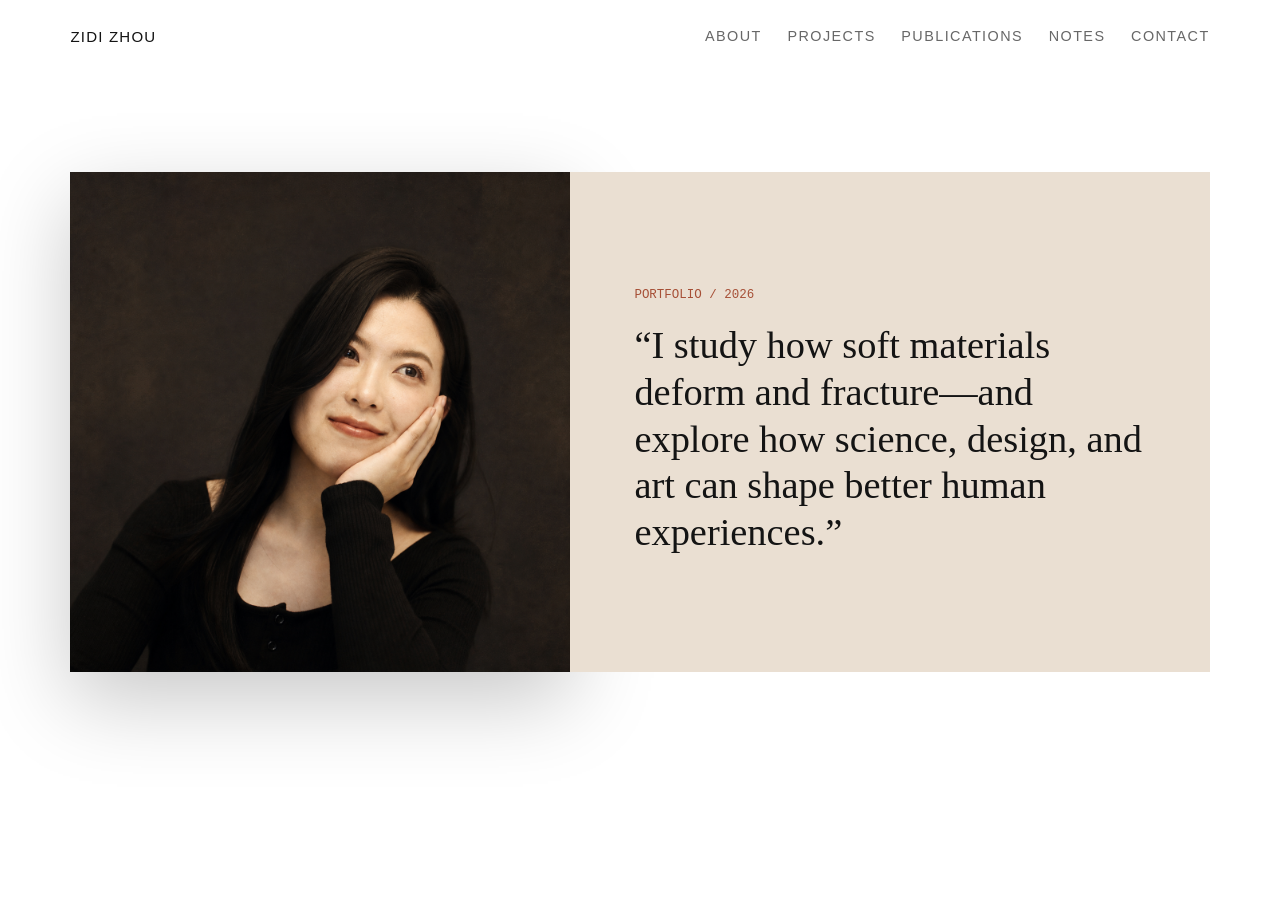
<file: index.html>
<!doctype html>
<html lang="zh-CN">
  <head>
    <meta charset="UTF-8" />
    <meta name="viewport" content="width=device-width, initial-scale=1.0" />
    <title>Zidi Zhou | Soft Materials, Fracture, Design, and Art</title>
    <meta
      name="description"
      content="Zidi Zhou studies how soft materials deform and fracture, connecting science, design, art, and human experience."
    />
    <meta name="robots" content="index, follow" />
    <meta name="google-site-verification" content="006JN3gwiHLGKg0wArAwXXU00uMuCK-2UWKbBj18kPM" />
    <link rel="canonical" href="https://zdwander.github.io/" />
    <link rel="stylesheet" href="styles.css" />
    <script type="application/ld+json">
      {
        "@context": "https://schema.org",
        "@type": "Person",
        "name": "Zidi Zhou",
        "url": "https://zdwander.github.io/",
        "email": "zidi.zhou@cityu-dg.edu.cn",
        "description": "Zidi Zhou studies how soft materials deform and fracture, connecting science, design, art, and human experience."
      }
    </script>
  </head>
  <body>
    <header class="site-header" data-header>
      <a class="wordmark" href="index.html" aria-label="回到首页">Zidi Zhou</a>
      <nav class="nav" aria-label="主导航">
        <a href="about.html">About</a>
        <a href="projects.html">Projects</a>
        <a href="publications.html">Publications</a>
        <a href="notes.html">Notes</a>
        <a href="contact.html">Contact</a>
      </nav>
    </header>

    <main id="top">
      <section class="home">
        <div class="home-aside">
          <img src="assets/portrait-art.png" alt="Zidi Zhou 的艺术化肖像" />
        </div>

        <div class="home-title">
          <p class="tiny">Portfolio / 2026</p>
          <h1>“I study how soft materials deform and fracture—and explore how science, design, and art can shape better human experiences.”</h1>
        </div>
      </section>
    </main>

    <script src="script.js"></script>
  </body>
</html>
</file>
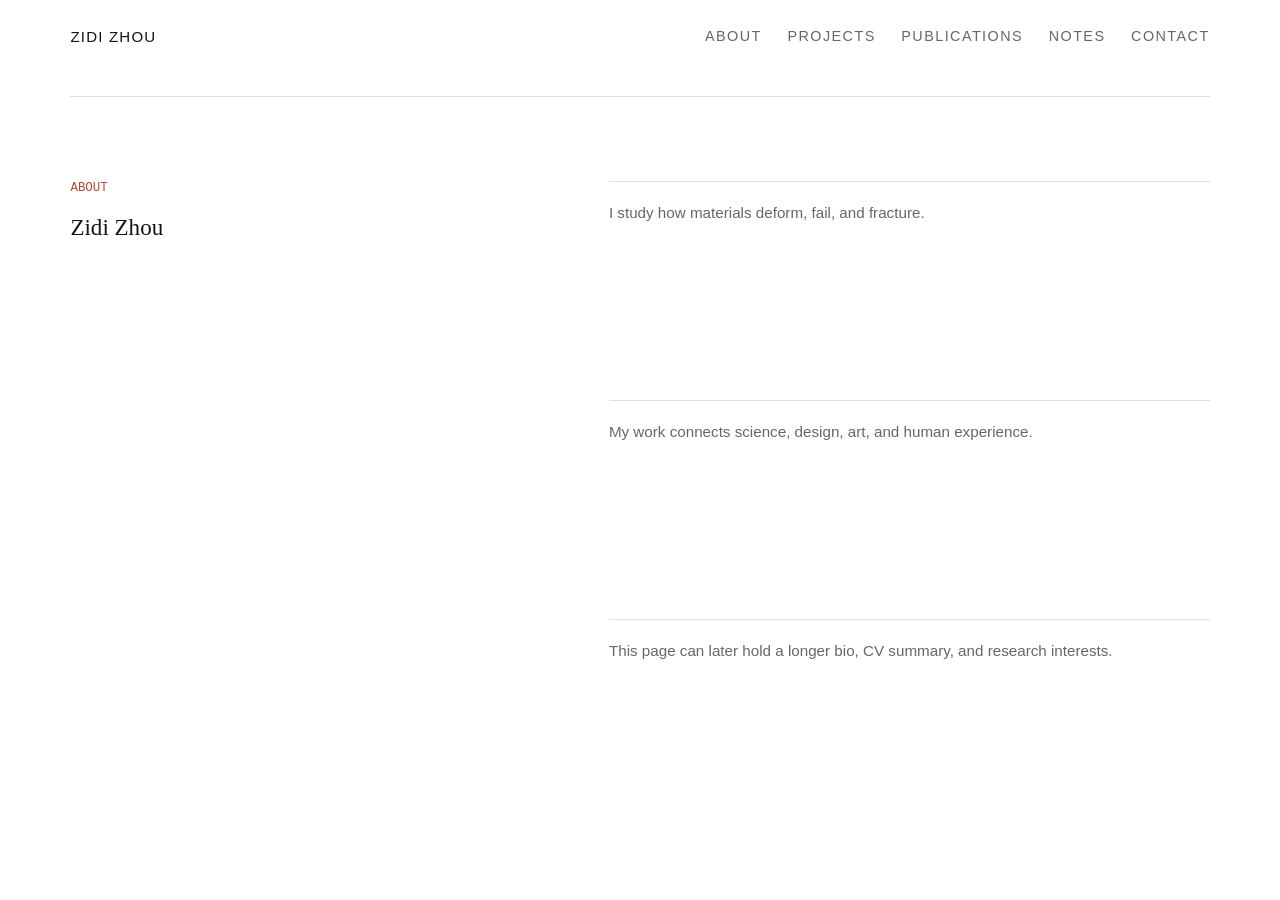
<file: about.html>
<!doctype html>
<html lang="zh-CN">
  <head>
    <meta charset="UTF-8" />
    <meta name="viewport" content="width=device-width, initial-scale=1.0" />
    <title>About | Zidi Zhou</title>
    <meta name="description" content="About Zidi Zhou and her work on soft materials, fracture, design, and art." />
    <meta name="robots" content="index, follow" />
    <link rel="canonical" href="https://zdwander.github.io/about.html" />
    <link rel="stylesheet" href="styles.css" />
  </head>
  <body>
    <header class="site-header" data-header>
      <a class="wordmark" href="index.html" aria-label="回到首页">Zidi Zhou</a>
      <nav class="nav" aria-label="主导航">
        <a href="about.html">About</a>
        <a href="projects.html">Projects</a>
        <a href="publications.html">Publications</a>
        <a href="notes.html">Notes</a>
        <a href="contact.html">Contact</a>
      </nav>
    </header>

    <main>
      <section class="subpage notes">
        <div>
          <p class="tiny">About</p>
          <h2>Zidi Zhou</h2>
        </div>
        <ul>
          <li>I study how materials deform, fail, and fracture.</li>
          <li>My work connects science, design, art, and human experience.</li>
          <li>This page can later hold a longer bio, CV summary, and research interests.</li>
        </ul>
      </section>
    </main>

    <script src="script.js"></script>
  </body>
</html>
</file>
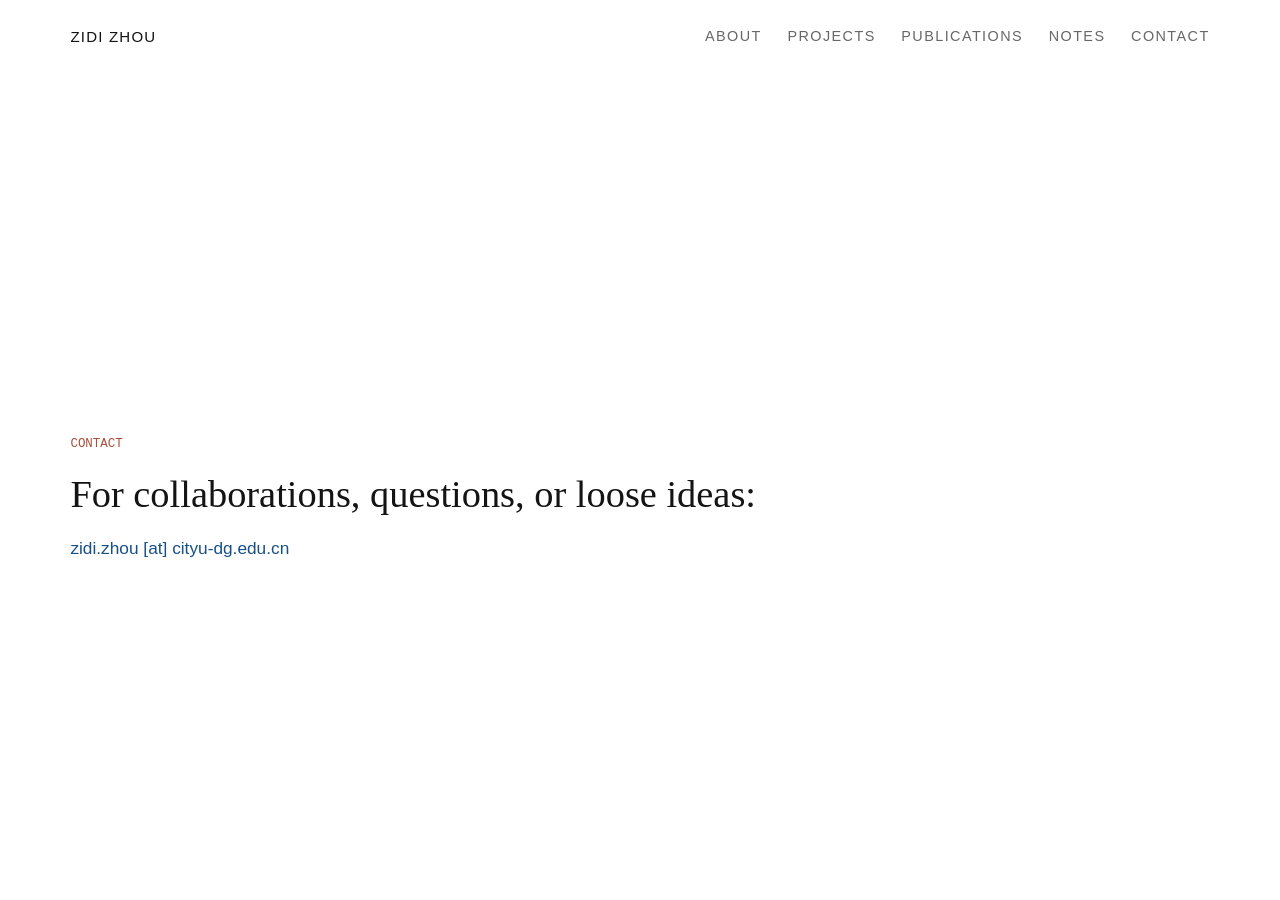
<file: contact.html>
<!doctype html>
<html lang="zh-CN">
  <head>
    <meta charset="UTF-8" />
    <meta name="viewport" content="width=device-width, initial-scale=1.0" />
    <title>Contact | Zidi Zhou</title>
    <meta name="description" content="Contact Zidi Zhou." />
    <meta name="robots" content="index, follow" />
    <link rel="canonical" href="https://zdwander.github.io/contact.html" />
    <link rel="stylesheet" href="styles.css" />
  </head>
  <body>
    <header class="site-header" data-header>
      <a class="wordmark" href="index.html" aria-label="回到首页">Zidi Zhou</a>
      <nav class="nav" aria-label="主导航">
        <a href="about.html">About</a>
        <a href="projects.html">Projects</a>
        <a href="publications.html">Publications</a>
        <a href="notes.html">Notes</a>
        <a href="contact.html">Contact</a>
      </nav>
    </header>

    <main>
      <section class="subpage contact-page">
        <p class="tiny">Contact</p>
        <h1>For collaborations, questions, or&nbsp;loose&nbsp;ideas:</h1>
        <p class="email-text">zidi.zhou [at] cityu-dg.edu.cn</p>
      </section>
    </main>

    <script src="script.js"></script>
  </body>
</html>
</file>
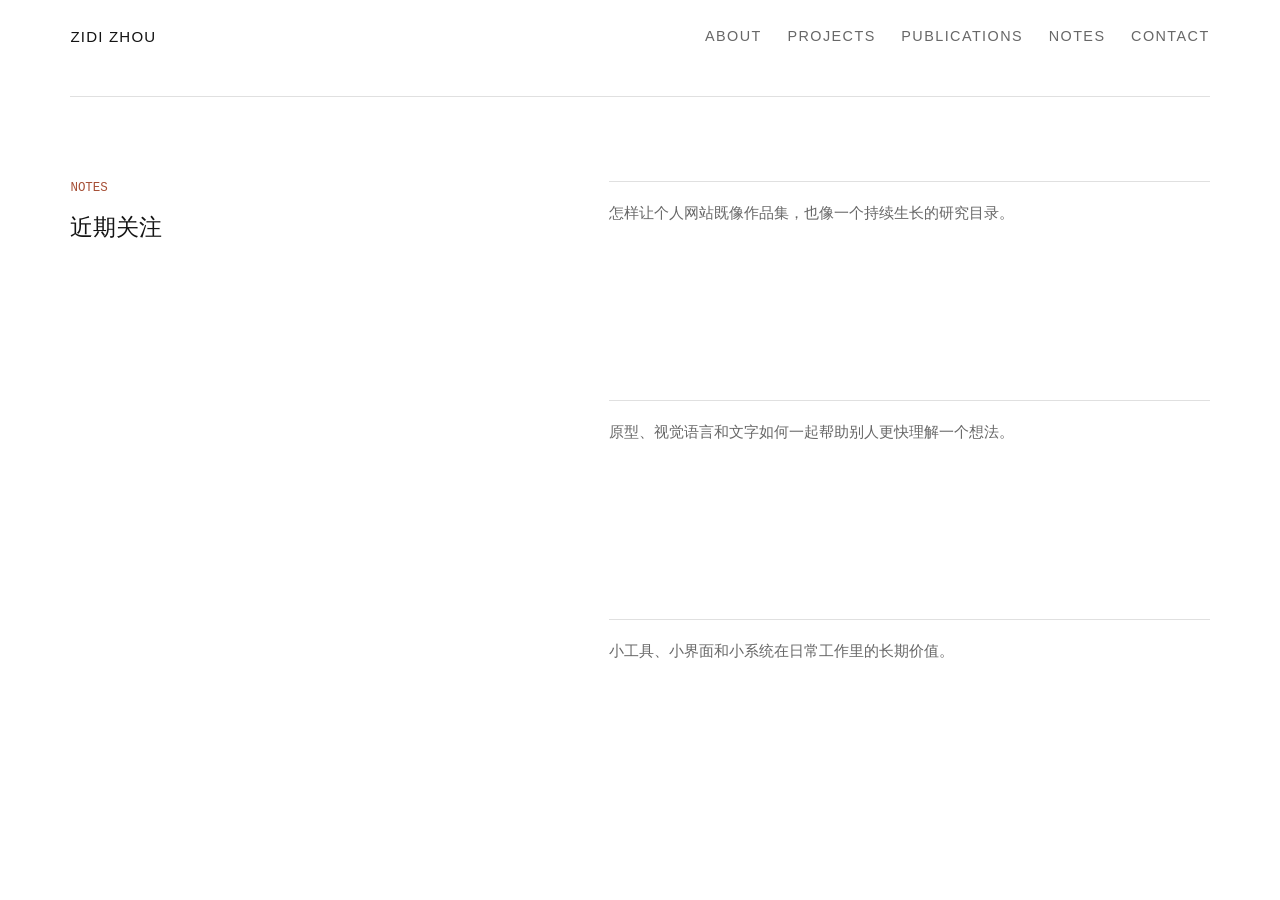
<file: notes.html>
<!doctype html>
<html lang="zh-CN">
  <head>
    <meta charset="UTF-8" />
    <meta name="viewport" content="width=device-width, initial-scale=1.0" />
    <title>Notes | Zidi Zhou</title>
    <meta name="description" content="Notes and writing by Zidi Zhou." />
    <meta name="robots" content="index, follow" />
    <link rel="canonical" href="https://zdwander.github.io/notes.html" />
    <link rel="stylesheet" href="styles.css" />
  </head>
  <body>
    <header class="site-header" data-header>
      <a class="wordmark" href="index.html" aria-label="回到首页">Zidi Zhou</a>
      <nav class="nav" aria-label="主导航">
        <a href="about.html">About</a>
        <a href="projects.html">Projects</a>
        <a href="publications.html">Publications</a>
        <a href="notes.html">Notes</a>
        <a href="contact.html">Contact</a>
      </nav>
    </header>

    <main>
      <section class="subpage notes">
        <div>
          <p class="tiny">Notes</p>
          <h2>近期关注</h2>
        </div>
        <ul>
          <li>怎样让个人网站既像作品集，也像一个持续生长的研究目录。</li>
          <li>原型、视觉语言和文字如何一起帮助别人更快理解一个想法。</li>
          <li>小工具、小界面和小系统在日常工作里的长期价值。</li>
        </ul>
      </section>
    </main>

    <script src="script.js"></script>
  </body>
</html>
</file>
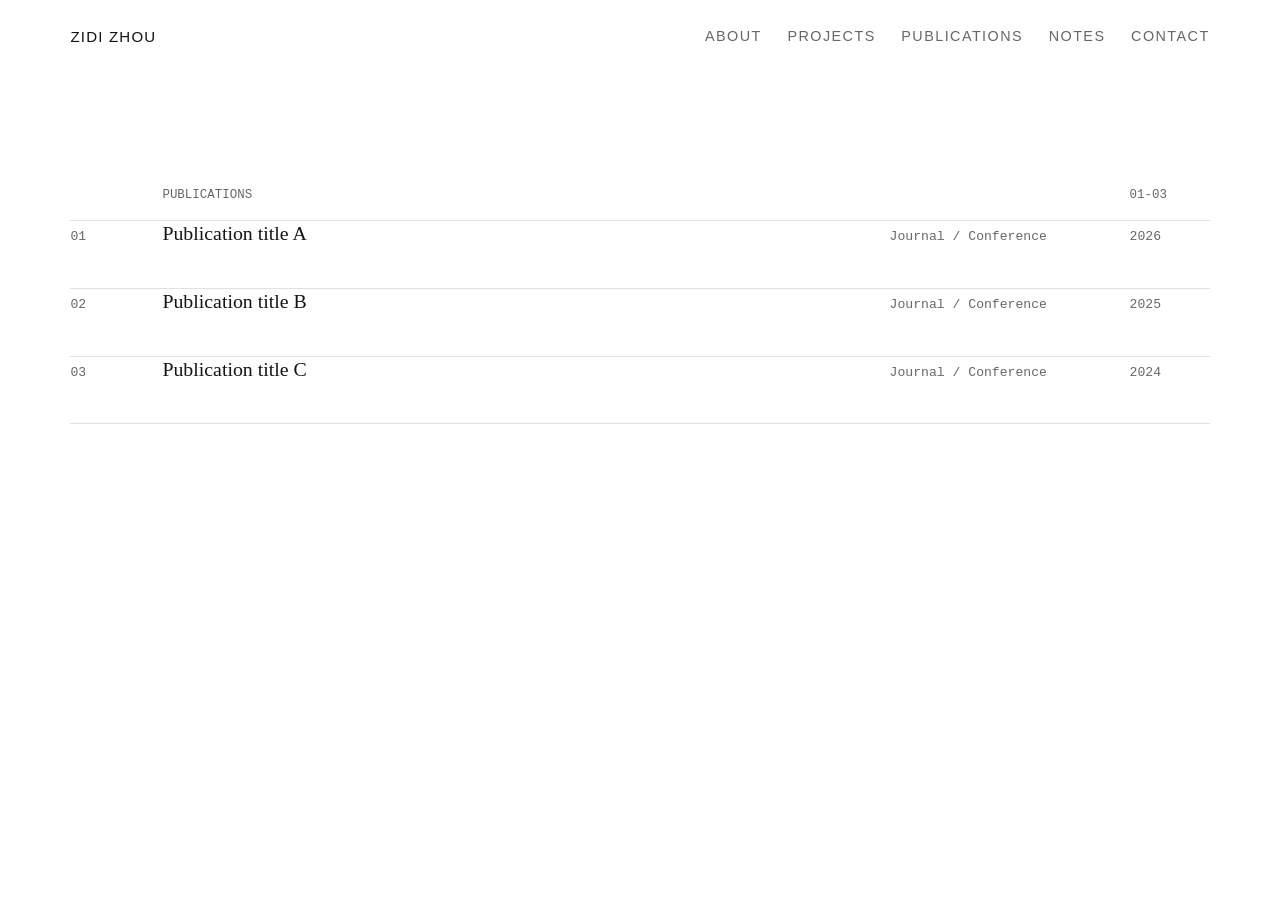
<file: publications.html>
<!doctype html>
<html lang="zh-CN">
  <head>
    <meta charset="UTF-8" />
    <meta name="viewport" content="width=device-width, initial-scale=1.0" />
    <title>Publications | Zidi Zhou</title>
    <meta name="description" content="Publications by Zidi Zhou." />
    <meta name="robots" content="index, follow" />
    <link rel="canonical" href="https://zdwander.github.io/publications.html" />
    <link rel="stylesheet" href="styles.css" />
  </head>
  <body>
    <header class="site-header" data-header>
      <a class="wordmark" href="index.html" aria-label="回到首页">Zidi Zhou</a>
      <nav class="nav" aria-label="主导航">
        <a href="about.html">About</a>
        <a href="projects.html">Projects</a>
        <a href="publications.html">Publications</a>
        <a href="notes.html">Notes</a>
        <a href="contact.html">Contact</a>
      </nav>
    </header>

    <main>
      <section class="subpage work-index">
        <div class="index-heading">
          <span>Publications</span>
          <span>01-03</span>
        </div>

        <article class="work-row">
          <span class="work-number">01</span>
          <span class="work-title">Publication title A</span>
          <span class="work-type">Journal / Conference</span>
          <span class="work-year">2026</span>
        </article>
        <article class="work-row">
          <span class="work-number">02</span>
          <span class="work-title">Publication title B</span>
          <span class="work-type">Journal / Conference</span>
          <span class="work-year">2025</span>
        </article>
        <article class="work-row">
          <span class="work-number">03</span>
          <span class="work-title">Publication title C</span>
          <span class="work-type">Journal / Conference</span>
          <span class="work-year">2024</span>
        </article>
      </section>
    </main>

    <script src="script.js"></script>
  </body>
</html>
</file>
<file: styles.css>
:root {
  color-scheme: light;
  --paper: #ffffff;
  --ink: #141414;
  --quiet: #676767;
  --line: rgba(20, 20, 20, 0.13);
  --blue: #174f87;
  --green: #47745d;
  --rust: #a64f36;
  --wash: #f6f6f6;
  --page-x: clamp(20px, 5.5vw, 72px);
  --page-max: 1180px;
  font-family: "Helvetica Neue", Arial, "PingFang SC", "Hiragino Sans GB", sans-serif;
}

* {
  box-sizing: border-box;
}

html {
  scroll-behavior: smooth;
}

body {
  margin: 0;
  background: var(--paper);
  color: var(--ink);
}

a {
  color: inherit;
  text-decoration: none;
}

.site-header {
  position: sticky;
  top: 0;
  z-index: 10;
  display: flex;
  justify-content: center;
  min-height: 96px;
  padding: 28px var(--page-x) 18px;
  border-bottom: 1px solid transparent;
  background: rgba(255, 255, 255, 0.86);
  backdrop-filter: blur(14px);
}

.site-header.is-scrolled {
  border-bottom-color: var(--line);
}

.site-header > .wordmark,
.site-header > .nav {
  flex: 1;
}

.wordmark {
  max-width: calc(var(--page-max) / 2);
  font-family: "Helvetica Neue", Arial, "PingFang SC", "Hiragino Sans GB", sans-serif;
  font-size: 0.94rem;
  font-weight: 500;
  letter-spacing: 0.08em;
  text-transform: uppercase;
}

.nav {
  display: flex;
  justify-content: flex-end;
  flex-wrap: wrap;
  row-gap: 8px;
  gap: 8px clamp(14px, 2vw, 28px);
  max-width: calc(var(--page-max) / 2);
  color: var(--quiet);
  font-size: 0.9rem;
  font-weight: 500;
  letter-spacing: 0.1em;
  text-transform: uppercase;
}

.nav a {
  transition: color 160ms ease;
}

.nav a:hover {
  color: var(--ink);
}

main {
  width: min(calc(100% - (var(--page-x) * 2)), var(--page-max));
  margin: 0 auto;
}

.subpage {
  min-height: calc(100vh - 96px);
}

.home {
  min-height: min(620px, calc(100vh - 96px));
  display: grid;
  grid-template-columns: minmax(360px, 500px) minmax(280px, 1fr);
  gap: 0;
  align-items: stretch;
  padding: clamp(46px, 6vw, 76px) 0 clamp(40px, 5vw, 64px);
}

.tiny {
  margin: 0 0 20px;
  color: var(--rust);
  font-family: "Courier New", monospace;
  font-size: 0.78rem;
  letter-spacing: 0;
  text-transform: uppercase;
}

.home-title {
  display: grid;
  align-content: center;
  align-self: stretch;
  background: #eadfd2;
  padding: clamp(30px, 5vw, 64px);
}

h1,
h2,
p {
  margin-top: 0;
}

h1 {
  max-width: 560px;
  margin-bottom: 0;
  font-family: "Didot", "Bodoni 72", "Bodoni 72 Smallcaps", "Iowan Old Style", Georgia, "Times New Roman", serif;
  font-size: clamp(1.65rem, 3vw, 2.55rem);
  font-weight: 400;
  line-height: 1.22;
  letter-spacing: 0;
}

.home-aside {
  align-self: stretch;
  justify-self: start;
  width: min(100%, 500px);
}

.home-aside img {
  width: 100%;
  height: 100%;
  display: block;
  object-fit: cover;
  box-shadow: 0 28px 80px rgba(0, 0, 0, 0.22);
}

.statement {
  padding: clamp(44px, 7vw, 76px) clamp(18px, 4vw, 52px);
  border-top: 1px solid var(--line);
  border-bottom: 1px solid var(--line);
  background: var(--wash);
}

.statement p {
  max-width: 720px;
  margin: 0;
  color: var(--blue);
  font-family: "Helvetica Neue", Arial, "PingFang SC", "Hiragino Sans GB", sans-serif;
  font-size: clamp(1rem, 1.25vw, 1.15rem);
  line-height: 1.58;
}

.work-index {
  padding: clamp(54px, 8vw, 92px) 0;
}

.index-heading,
.work-row {
  display: grid;
  grid-template-columns: 72px minmax(0, 1fr) 220px 80px;
  gap: 20px;
  align-items: baseline;
}

.index-heading {
  padding-bottom: 18px;
  color: var(--quiet);
  font-family: "Courier New", monospace;
  font-size: 0.78rem;
  text-transform: uppercase;
}

.index-heading span:first-child {
  grid-column: 2 / 4;
}

.work-row {
  min-height: 68px;
  border-top: 1px solid var(--line);
  color: var(--ink);
  transition: color 160ms ease, background 160ms ease;
}

.work-row:last-child {
  border-bottom: 1px solid var(--line);
}

.work-row:hover {
  background: rgba(255, 250, 242, 0.07);
  color: var(--green);
}

.work-number,
.work-type,
.work-year {
  color: var(--quiet);
  font-family: "Courier New", monospace;
  font-size: 0.82rem;
}

.work-title {
  font-family: Georgia, "Times New Roman", "Songti SC", serif;
  font-size: clamp(1.05rem, 1.55vw, 1.45rem);
  line-height: 1.28;
}

.notes {
  display: grid;
  grid-template-columns: 0.75fr 1fr;
  gap: clamp(30px, 7vw, 88px);
  padding: clamp(48px, 8vw, 84px) 0;
  border-top: 1px solid var(--line);
}

.notes h2 {
  margin-bottom: 0;
  font-family: Georgia, "Times New Roman", "Songti SC", serif;
  font-size: clamp(1.25rem, 1.8vw, 1.7rem);
  font-weight: 400;
  line-height: 1.05;
}

.notes ul {
  display: grid;
  gap: 22px;
  margin: 0;
  padding: 0;
  list-style: none;
  color: var(--quiet);
  font-size: clamp(0.95rem, 1.1vw, 1rem);
  line-height: 1.65;
}

.notes li {
  padding-top: 18px;
  border-top: 1px solid var(--line);
}

.contact {
  display: grid;
  grid-template-columns: 1fr auto;
  gap: 24px;
  align-items: end;
  padding: 28px 0;
  border-top: 1px solid var(--ink);
  color: var(--paper);
  background: var(--ink);
}

.contact p {
  margin: 0;
  color: rgba(245, 241, 232, 0.72);
}

.contact a {
  font-family: Georgia, "Times New Roman", "Songti SC", serif;
  font-size: clamp(1.1rem, 1.7vw, 1.75rem);
  line-height: 1;
}

.contact-page {
  display: grid;
  align-content: center;
  padding: clamp(48px, 8vw, 96px) 0;
}

.contact-page h1 {
  max-width: 840px;
  margin-bottom: 20px;
}

.contact-page a,
.contact-page .email-text {
  color: var(--blue);
  font-size: clamp(1rem, 1.35vw, 1.2rem);
}

.contact-page .email-text {
  margin: 0;
}

@media (max-width: 720px) {
  .site-header {
    min-height: 82px;
    padding: 22px var(--page-x) 16px;
  }

  .wordmark {
    font-size: 0.88rem;
  }

  .nav {
    gap: 8px 12px;
    font-size: 0.82rem;
    letter-spacing: 0.07em;
  }

  .home,
  .notes,
  .contact {
    grid-template-columns: 1fr;
  }

  .home {
    min-height: auto;
    padding-top: 44px;
  }

  h1 {
    font-size: clamp(1.15rem, 3vw, 1.4rem);
  }

  .home-aside {
    justify-self: start;
    width: min(100%, 420px);
  }

  .home-aside img {
    aspect-ratio: 1;
    height: auto;
  }

  .index-heading,
  .work-row {
    grid-template-columns: 42px minmax(0, 1fr) 62px;
    gap: 12px;
  }

  .index-heading span:first-child {
    grid-column: 2 / 3;
  }

  .work-type {
    grid-column: 2 / 4;
    padding-bottom: 18px;
  }

  .work-year {
    justify-self: end;
  }

  .work-row {
    min-height: 96px;
    align-items: center;
  }

  .contact a {
    overflow-wrap: anywhere;
  }
}
</file>
